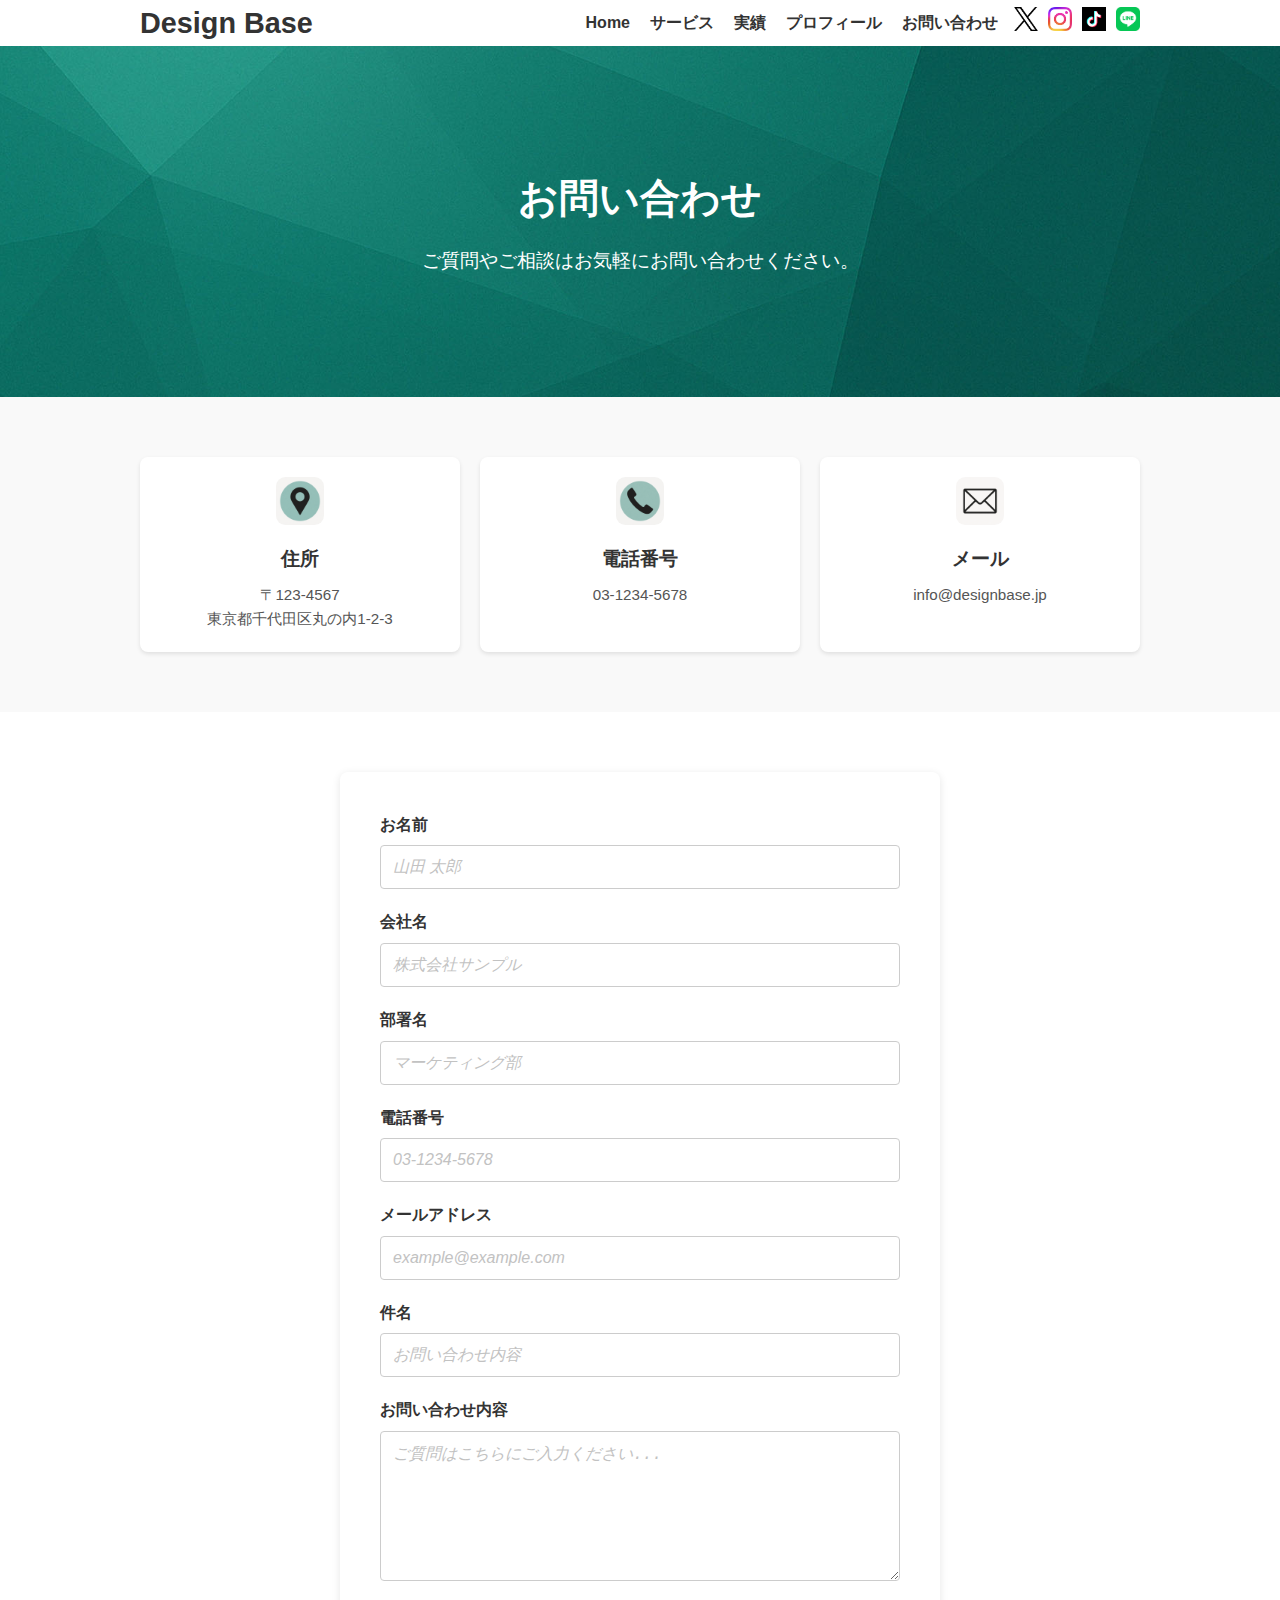
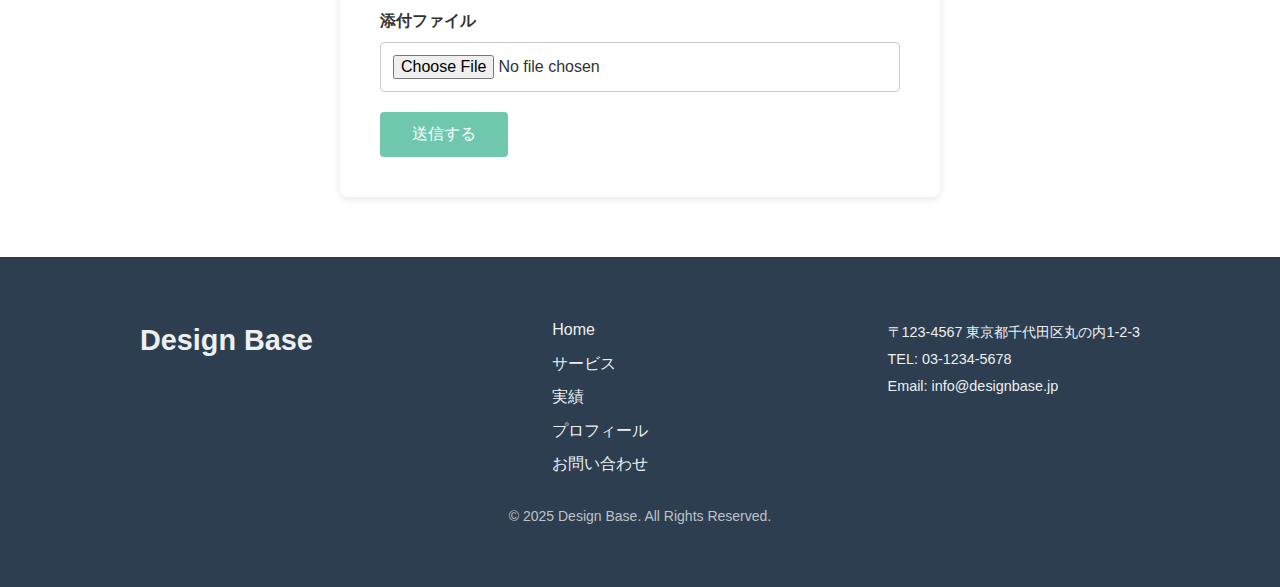
<file: test-site/contact.html>
<!DOCTYPE html>
<html lang="ja">
<head>
  <meta charset="UTF-8">
  <meta name="viewport" content="width=device-width,initial-scale=1.0">
  <title>お問い合わせ - Design Base</title>
  <link rel="stylesheet" href="css/style.css">
</head>
<body>
  <!-- Header -->
  <header class="site-header">
    <div class="container header-inner">
      <h1 class="logo"><a href="./">Design Base</a></h1>
      <button class="nav-toggle" type="button" aria-label="メニュー開閉">
        <span class="hamburger">
        </span>
      </button>
      <div class="nav-and-sns">
        <nav class="site-nav">
          <ul>
            <li>
              <a href="index.html">Home</a>
            </li>
            <li>
              <a href="services.html">サービス</a>
            </li>
            <li>
              <a href="works.html">実績</a>
            </li>
            <li>
              <a href="profile.html">プロフィール</a>
            </li>
            <li>
              <a href="contact.html">お問い合わせ</a>
            </li>
          </ul>
        </nav>
        <div class="sns-icons">
          <a href="#">
            <img src="img/x.png" alt="X">
          </a>
          <a href="#">
            <img src="img/insta.png" alt="Instagram">
          </a>
          <a href="#">
            <img src="img/tiktok.png" alt="TikTok">
          </a>
          <a href="#">
            <img src="img/line.png" alt="LINE">
          </a>
        </div>
      </div>
    </div>
  </header>

  <!-- Hero -->
  <section class="hero services-hero" style="background:url('img/page_img.jpg') center/cover no-repeat; padding:120px 0;">
    <div class="container" style="text-align:center; color:#fff;">
      <h2 style="font-size:2.5rem; margin-bottom:16px;">お問い合わせ</h2>
      <p style="font-size:1.2rem;">ご質問やご相談はお気軽にお問い合わせください。</p>
    </div>
  </section>

  <!-- Contact Info -->
  <section class="contact-info">
    <div class="container">
      <div class="info-box">
        <img src="img/access.jpg" alt="住所アイコン">
        <h3>住所</h3>
        <p>〒123-4567<br>東京都千代田区丸の内1-2-3</p>
      </div>
      <div class="info-box">
        <img src="img/phone.jpg" alt="電話アイコン">
        <h3>電話番号</h3>
        <p>03-1234-5678</p>
      </div>
      <div class="info-box">
        <img src="img/mail.jpg" alt="メールアイコン">
        <h3>メール</h3>
        <p>info@designbase.jp</p>
      </div>
    </div>
  </section>

  <!-- Contact Form -->
  <div class="contact-form-section">
    <div class="container">
      <form class="contact-form" action="#" method="POST" enctype="multipart/form-data">
        <div class="form-group">
          <label for="name">お名前</label>
          <input type="text" id="name" class="placeholder_color1" name="name" placeholder="山田 太郎" required>
        </div>
        <div class="form-group">
          <label for="company">会社名</label>
          <input type="text" id="company" class="placeholder_color1" name="company" placeholder="株式会社サンプル" required>
        </div>
        <div class="form-group">
          <label for="department">部署名</label>
          <input type="text" id="department" class="placeholder_color1" name="department" placeholder="マーケティング部">
        </div>
        <div class="form-group">
          <label for="phone">電話番号</label>
          <input type="tel" id="phone" class="placeholder_color1" name="phone" placeholder="03-1234-5678">
        </div>
        <div class="form-group">
          <label for="email">メールアドレス</label>
          <input type="email" id="email" class="placeholder_color1" name="email" placeholder="example@example.com" required>
        </div>
        <div class="form-group">
          <label for="subject">件名</label>
          <input type="text" id="subject" class="placeholder_color1" name="subject" placeholder="お問い合わせ内容" required>
        </div>
        <div class="form-group">
          <label for="message">お問い合わせ内容</label>
          <textarea id="message" class="placeholder_color1" name="message" placeholder="ご質問はこちらにご入力ください..." required></textarea>
        </div>
        <div class="form-group">
          <label for="attachment">添付ファイル</label>
          <input type="file" id="attachment" name="attachment">
        </div>
        <button type="submit">送信する</button>
      </form>
    </div>
  </div>

  <!-- Footer -->
  <footer class="site-footer">
    <div class="container">
      <div class="footer-logo">
        <h2 class="logo">Design Base</h2>
      </div>
      <nav class="footer-nav">
        <ul>
          <li><a href="index.html">Home</a></li>
          <li><a href="services.html">サービス</a></li>
          <li><a href="works.html">実績</a></li>
          <li><a href="profile.html">プロフィール</a></li>
          <li><a href="contact.html">お問い合わせ</a></li>
        </ul>
      </nav>
      <div class="footer-info">
        <p>〒123-4567 東京都千代田区丸の内1-2-3</p>
        <p>TEL: 03-1234-5678</p>
        <p>Email: info@designbase.jp</p>
      </div>
    </div>
    <p class="copyright">&copy; 2025 Design Base. All Rights Reserved.</p>
  </footer>

  <script src="https://code.jquery.com/jquery-3.6.0.min.js"></script>
  <script>
    $(function(){
      $('.nav-toggle').on('click', function(){ $('.nav-and-sns').toggleClass('open'); });
    });
  </script>
</body>
</html>
</file>
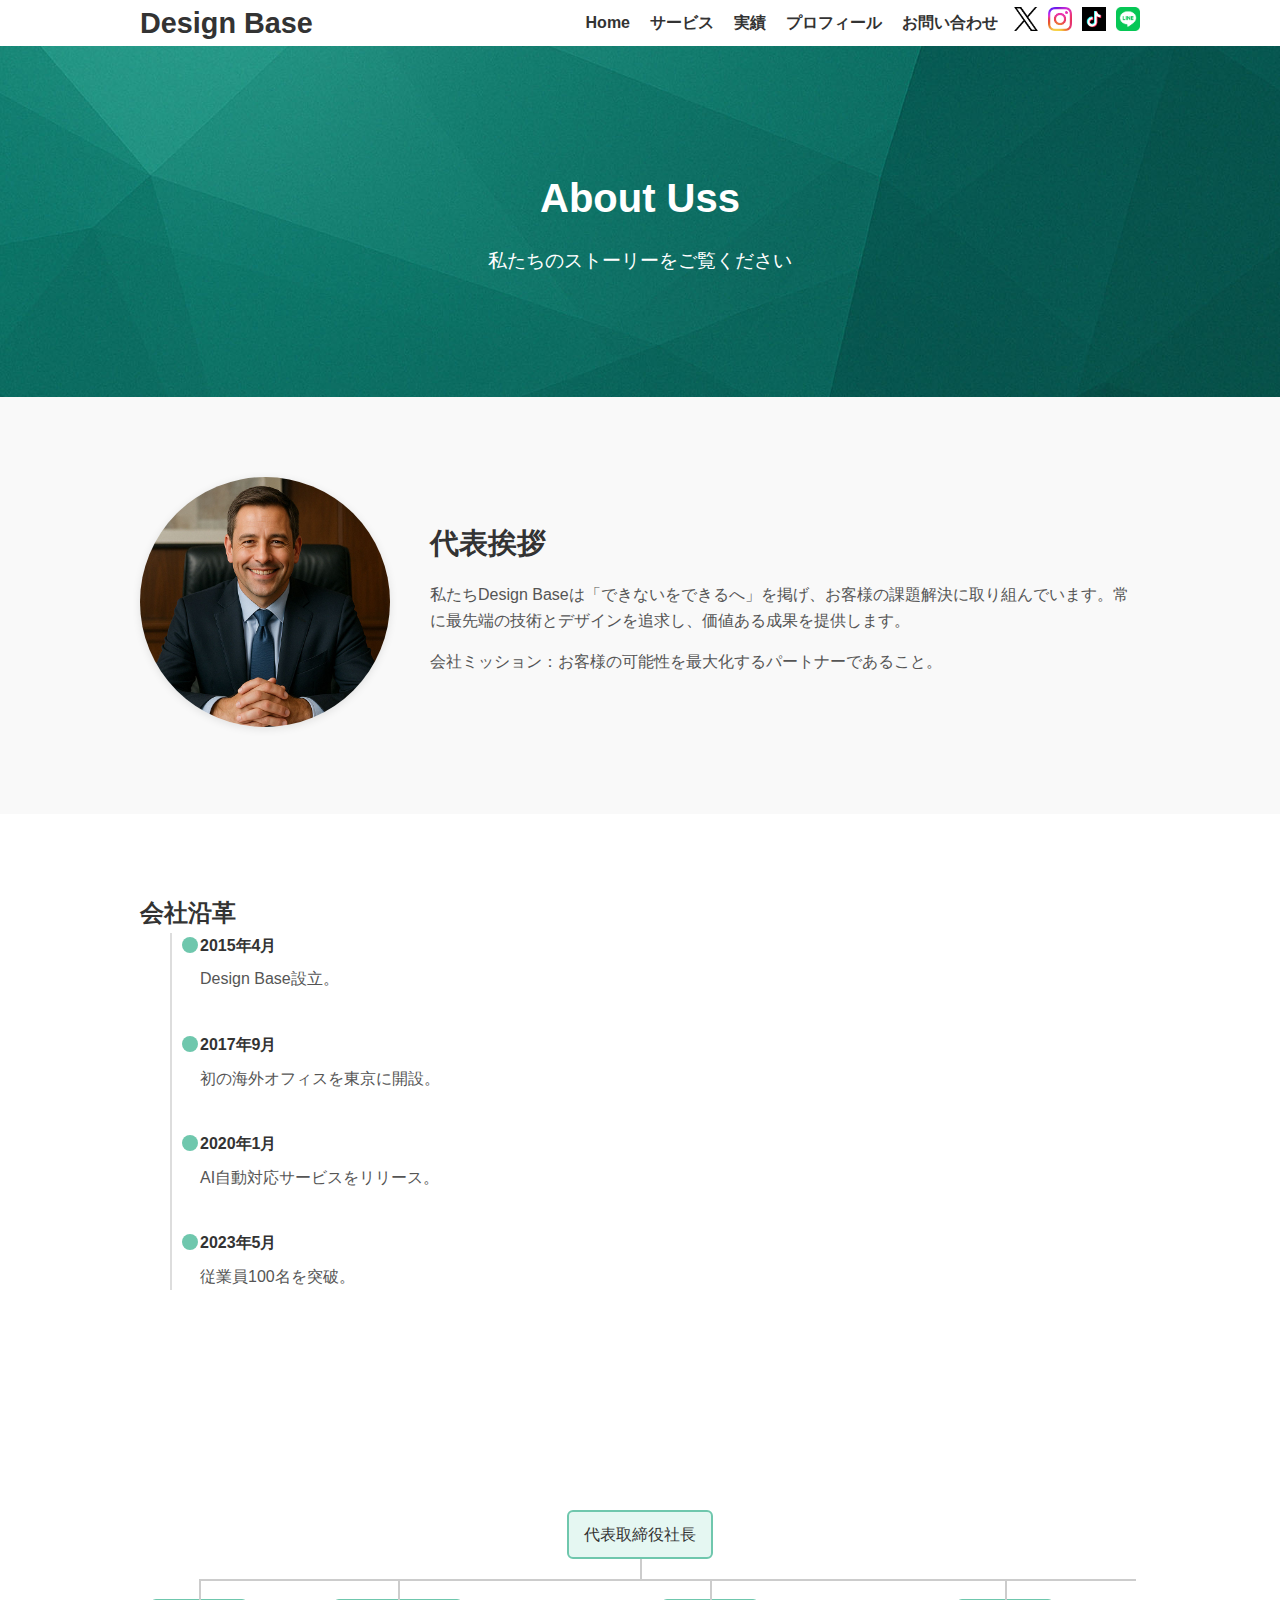
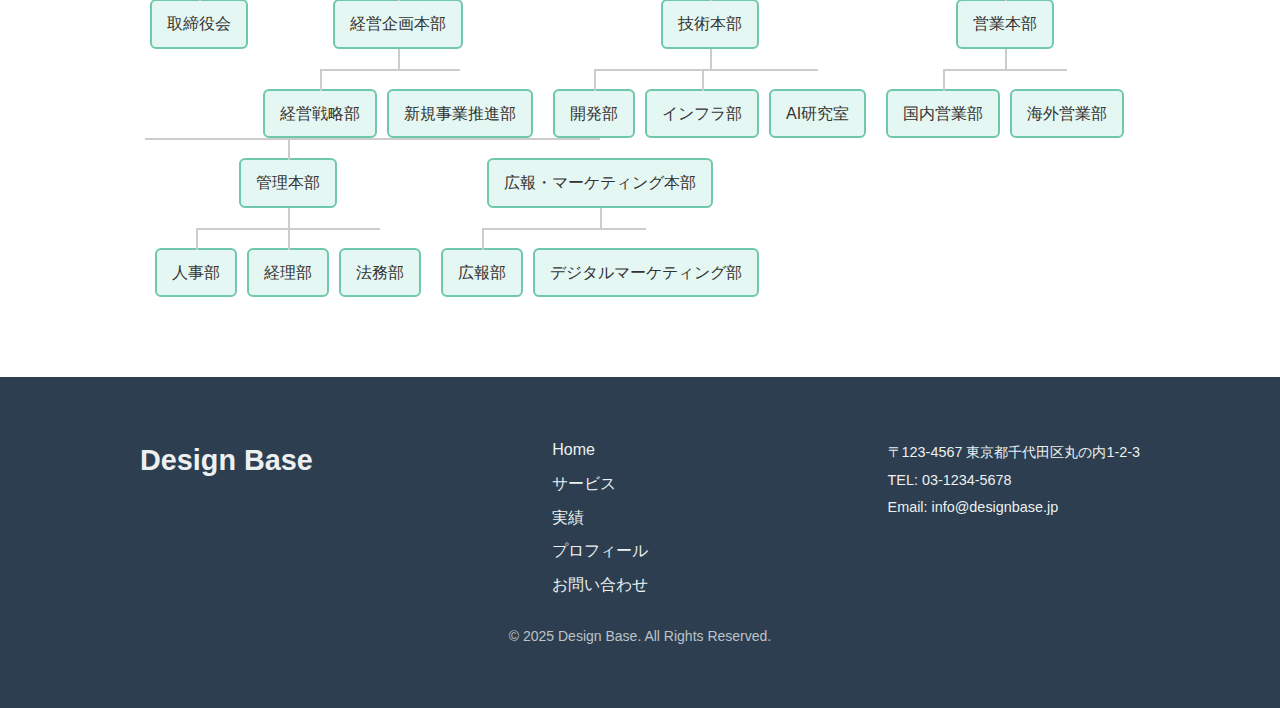
<file: test-site/profile.html>
<!DOCTYPE html>
<html lang="ja">
<head>
  <meta charset="UTF-8">
  <meta name="viewport" content="width=device-width,initial-scale=1.0">
  <title>プロフィール - Design Base</title>
  <link rel="stylesheet" href="css/style.css">
</head>
<body>
  <!-- ヘッダー -->
  <header class="site-header">
    <div class="container header-inner">
      <h1 class="logo"><a href="./">Design Base</a></h1>
      <button class="nav-toggle" type="button" aria-label="メニュー開閉">
        <span class="hamburger">
        </span>
      </button>
      <div class="nav-and-sns">
        <nav class="site-nav">
          <ul>
            <li>
              <a href="index.html">Home</a>
            </li>
            <li>
              <a href="services.html">サービス</a>
            </li>
            <li>
              <a href="works.html">実績</a>
            </li>
            <li>
              <a href="profile.html">プロフィール</a>
            </li>
            <li>
              <a href="contact.html">お問い合わせ</a>
            </li>
          </ul>
        </nav>
        <div class="sns-icons">
          <a href="#">
            <img src="img/x.png" alt="X">
          </a>
          <a href="#">
            <img src="img/insta.png" alt="Instagram">
          </a>
          <a href="#">
            <img src="img/tiktok.png" alt="TikTok">
          </a>
          <a href="#">
            <img src="img/line.png" alt="LINE">
          </a>
        </div>
      </div>
    </div>
  </header>

  <!-- Hero -->
  <section class="hero services-hero" style="background:url('img/page_img.jpg') center/cover no-repeat; padding:120px 0;">
    <div class="container" style="text-align:center; color:#fff;">
      <h2 style="font-size:2.5rem; margin-bottom:16px;">About Uss</h2>
      <p style="font-size:1.2rem;">私たちのストーリーをご覧ください</p>
    </div>
  </section>

  <!-- About Section -->
  <section class="profile-about">
    <div class="container">
      <div class="about-image"><img src="img/profile.png" alt="代表写真"></div>
      <div class="about-text">
        <h2>代表挨拶</h2>
        <p>私たちDesign Baseは「できないをできるへ」を掲げ、お客様の課題解決に取り組んでいます。常に最先端の技術とデザインを追求し、価値ある成果を提供します。</p>
        <p>会社ミッション：お客様の可能性を最大化するパートナーであること。</p>
      </div>
    </div>
  </section>

  <!-- History Timeline -->
  <section class="profile-history">
    <div class="container">
      <h2 class="section-title">会社沿革</h2>
      <ul class="timeline">
        <li><time datetime="2015-04">2015年4月</time><p>Design Base設立。</p></li>
        <li><time datetime="2017-09">2017年9月</time><p>初の海外オフィスを東京に開設。</p></li>
        <li><time datetime="2020-01">2020年1月</time><p>AI自動対応サービスをリリース。</p></li>
        <li><time datetime="2023-05">2023年5月</time><p>従業員100名を突破。</p></li>
      </ul>
    </div>
  </section>

  <!-- Organization Chart -->
  <div class="org-chart">
    <div class="container">
      <ul>
        <li>
          <div>代表取締役社長</div>
          <ul>
            <li><div>取締役会</div></li>
            <li><div>経営企画本部</div>
              <ul>
                <li><div>経営戦略部</div></li>
                <li><div>新規事業推進部</div></li>
              </ul>
            </li>
            <li><div>技術本部</div>
              <ul>
                <li><div>開発部</div></li>
                <li><div>インフラ部</div></li>
                <li><div>AI研究室</div></li>
              </ul>
            </li>
            <li><div>営業本部</div>
              <ul>
                <li><div>国内営業部</div></li>
                <li><div>海外営業部</div></li>
              </ul>
            </li>
            <li><div>管理本部</div>
              <ul>
                <li><div>人事部</div></li>
                <li><div>経理部</div></li>
                <li><div>法務部</div></li>
              </ul>
            </li>
            <li><div>広報・マーケティング本部</div>
              <ul>
                <li><div>広報部</div></li>
                <li><div>デジタルマーケティング部</div></li>
              </ul>
            </li>
          </ul>
        </li>
      </ul>
    </div>
  </div>

  <!-- フッター -->
  <footer class="site-footer">
    <div class="container">
      <div class="footer-logo">
        <h2 class="logo">Design Base</h2>
      </div>
      <nav class="footer-nav">
        <ul>
          <li><a href="index.html">Home</a></li>
          <li><a href="services.html">サービス</a></li>
          <li><a href="works.html">実績</a></li>
          <li><a href="profile.html">プロフィール</a></li>
          <li><a href="contact.html">お問い合わせ</a></li>
        </ul>
      </nav>
      <div class="footer-info">
        <p>〒123-4567 東京都千代田区丸の内1-2-3</p>
        <p>TEL: 03-1234-5678</p>
        <p>Email: info@designbase.jp</p>
      </div>
    </div>
    <p class="copyright">&copy; 2025 Design Base. All Rights Reserved.</p>
  </footer>

  <script src="https://code.jquery.com/jquery-3.6.0.min.js"></script>
  <script>
    $(function(){
      $('.nav-toggle').on('click',function(){ $('.nav-and-sns').toggleClass('open'); });
    });
  </script>
</body>
</html>
</file>
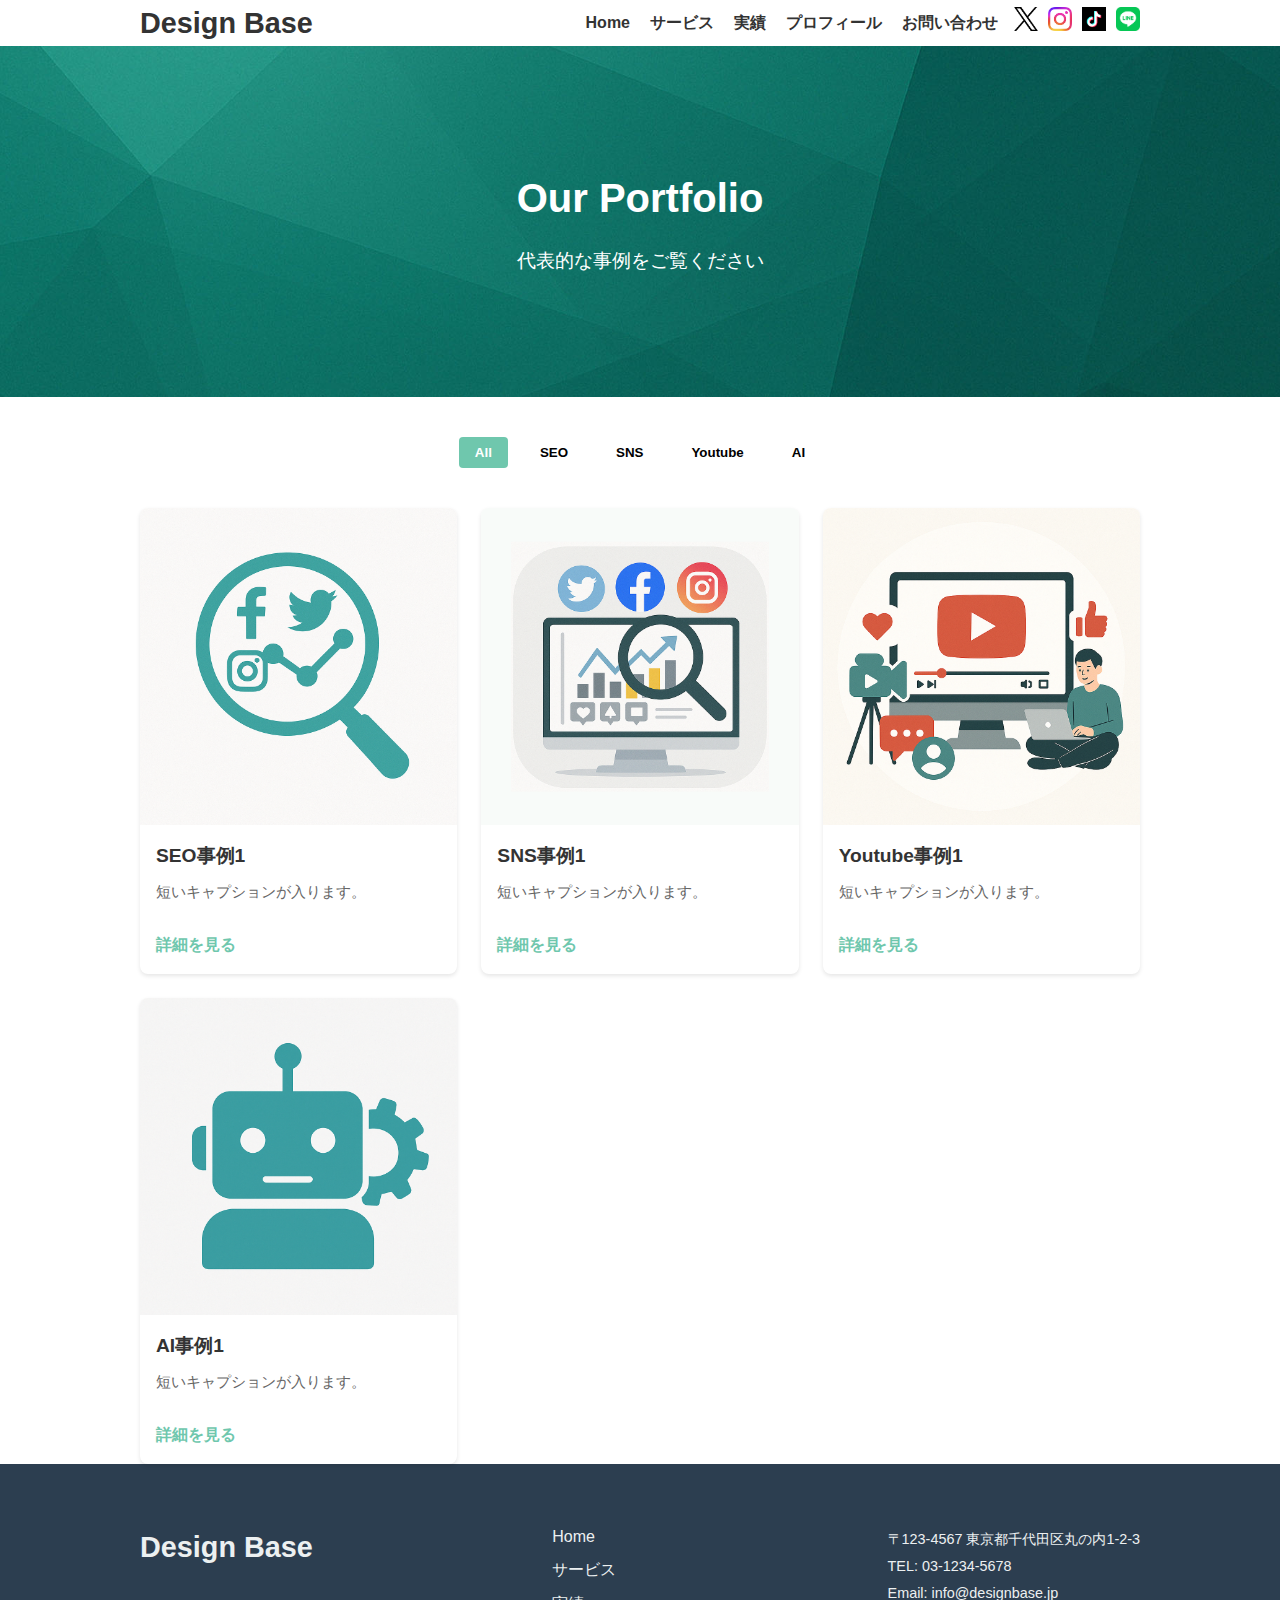
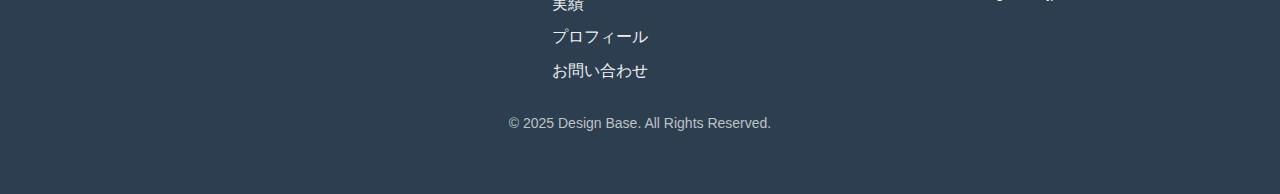
<file: test-site/works.html>
<!DOCTYPE html>
<html lang="ja">
<head>
  <meta charset="UTF-8">
  <meta name="viewport" content="width=device-width,initial-scale=1.0">
  <title>実績・ポートフォリオ - Design Base</title>
    <link rel="stylesheet" href="css/style.css">
</head>
<body>
<!-- ヘッダー -->
<header class="site-header">
  <div class="container header-inner">
    <h1 class="logo"><a href="./">Design Base</a></h1>
    <button class="nav-toggle" type="button" aria-label="メニュー開閉">
      <span class="hamburger">
      </span>
    </button>
    <div class="nav-and-sns">
      <nav class="site-nav">
        <ul>
          <li>
            <a href="index.html">Home</a>
          </li>
          <li>
            <a href="services.html">サービス</a>
          </li>
          <li>
            <a href="works.html">実績</a>
          </li>
          <li>
            <a href="profile.html">プロフィール</a>
          </li>
          <li>
            <a href="contact.html">お問い合わせ</a>
          </li>
        </ul>
      </nav>
      <div class="sns-icons">
        <a href="#">
          <img src="img/x.png" alt="X">
        </a>
        <a href="#">
          <img src="img/insta.png" alt="Instagram">
        </a>
        <a href="#">
          <img src="img/tiktok.png" alt="TikTok">
        </a>
        <a href="#">
          <img src="img/line.png" alt="LINE">
        </a>
      </div>
    </div>
  </div>
</header>

  <!-- Works -->
  <section class="hero services-hero" style="background:url('img/page_img.jpg') center/cover no-repeat; padding:120px 0;">
    <div class="container" style="text-align:center; color:#fff;">
      <h2 style="font-size:2.5rem; margin-bottom:16px;">Our Portfolio</h2>
      <p style="font-size:1.2rem;">代表的な事例をご覧ください</p>
    </div>
  </section>

  <!-- Filter Buttons -->
  <div class="works-filter">
    <button class="active" data-cat="all">All</button>
    <button data-cat="seo">SEO</button>
    <button data-cat="sns">SNS</button>
    <button data-cat="video">Youtube</button>
    <button data-cat="ai">AI</button>
  </div>

   <!-- Case Studies -->
   <section class="case-studies">
    <!-- All Cases -->
    <div class="container case-container all">
      <div class="case-item">
        <img src="img/seo.png" alt="SEO事例1">
        <div class="case-caption"><h3>SEO事例1</h3><p>短いキャプションが入ります。</p></div>
        <a href="#" class="case-link">詳細を見る</a>
      </div>
      <div class="case-item">
        <img src="img/sns.png" alt="SNS事例1">
        <div class="case-caption"><h3>SNS事例1</h3><p>短いキャプションが入ります。</p></div>
        <a href="#" class="case-link">詳細を見る</a>
      </div>
      <div class="case-item">
        <img src="img/youtube.png" alt="youtube事例1">
        <div class="case-caption"><h3>Youtube事例1</h3><p>短いキャプションが入ります。</p></div>
        <a href="#" class="case-link">詳細を見る</a>
      </div>
      <div class="case-item">
        <img src="img/ai.png" alt="AI事例1">
        <div class="case-caption"><h3>AI事例1</h3><p>短いキャプションが入ります。</p></div>
        <a href="#" class="case-link">詳細を見る</a>
      </div>
    </div>
    <!-- SEO Only -->
    <div class="container case-container seo" style="display:none;">
      <div class="case-item">
        <img src="img/seo.png" alt="SEO事例1">
        <div class="case-caption"><h3>SEO事例1</h3><p>キャプションテキスト。</p></div>
        <a href="#" class="case-link">詳細を見る</a>
      </div>
      <div class="case-item">
        <img src="img/seo.png" alt="SEO事例2">
        <div class="case-caption"><h3>SEO事例2</h3><p>キャプションテキスト。</p></div>
        <a href="#" class="case-link">詳細を見る</a>
      </div>
    </div>
    <!-- SNS Only -->
    <div class="container case-container sns" style="display:none;">
      <div class="case-item">
        <img src="img/sns.png" alt="SNS事例1">
        <div class="case-caption"><h3>SNS事例1</h3><p>キャプションテキスト。</p></div>
        <a href="#" class="case-link">詳細を見る</a>
      </div>
      <div class="case-item">
        <img src="img/sns.png" alt="SNS事例2">
        <div class="case-caption"><h3>SNS事例2</h3><p>キャプションテキスト。</p></div>
        <a href="#" class="case-link">詳細を見る</a>
      </div>
    </div>
    <!-- Video Only -->
    <div class="container case-container video" style="display:none;">
      <div class="case-item">
        <img src="img/youtube.png" alt="youtube事例1">
        <div class="case-caption"><h3>youtube事例1</h3><p>キャプションテキスト。</p></div>
        <a href="#" class="case-link">詳細を見る</a>
      </div>
      <div class="case-item">
        <img src="img/youtube.png" alt="youtube事例2">
        <div class="case-caption"><h3>youtube事例2</h3><p>キャプションテキスト。</p></div>
        <a href="#" class="case-link">詳細を見る</a>
      </div>
    </div>
    <!-- AI Only -->
    <div class="container case-container ai" style="display:none;">
      <div class="case-item">
        <img src="img/ai.png" alt="AI事例1">
        <div class="case-caption"><h3>AI事例1</h3><p>キャプションテキスト。</p></div>
        <a href="#" class="case-link">詳細を見る</a>
      </div>
      <div class="case-item">
        <img src="img/ai.png" alt="AI事例2">
        <div class="case-caption"><h3>AI事例2</h3><p>キャプションテキスト。</p></div>
        <a href="#" class="case-link">詳細を見る</a>
      </div>
    </div>
  </section>

<!-- フッター -->
<footer class="site-footer">
  <div class="container">
    <div class="footer-logo">
      <h2 class="logo">Design Base</h2>
    </div>
    <nav class="footer-nav">
      <ul>
        <li><a href="index.html">Home</a></li>
        <li><a href="services.html">サービス</a></li>
        <li><a href="works.html">実績</a></li>
        <li><a href="profile.html">プロフィール</a></li>
        <li><a href="contact.html">お問い合わせ</a></li>
      </ul>
    </nav>
    <div class="footer-info">
      <p>〒123-4567 東京都千代田区丸の内1-2-3</p>
      <p>TEL: 03-1234-5678</p>
      <p>Email: info@designbase.jp</p>
    </div>
  </div>
  <p class="copyright">&copy; 2025 Design Base. All Rights Reserved.</p>
</footer>

  <!-- jQuery (メニュー開閉 & フィルター) -->
  <script src="https://code.jquery.com/jquery-3.6.0.min.js"></script>
  <script>
    $(function(){
      // メニュー開閉
      $('.nav-toggle').on('click',function(){ $('.nav-and-sns').toggleClass('open'); });
      // フィルター切り替え
      $('.works-filter button').on('click', function(){
        var cat = $(this).data('cat');
        $('.works-filter button').removeClass('active');
        $(this).addClass('active');
        if(cat === 'all'){
          $('.case-container').show();
        } else {
          $('.case-container').hide();
          $('.case-container.' + cat).show();
        }
      });
    });
  </script>
</body>
</html>
</file>
<file: test-site/css/style.css>
/* style.css */
/* リセット */
* {
  margin: 0;
  padding: 0;
  box-sizing: border-box;
}

body {
  font-family: 'Helvetica Neue', Arial, sans-serif;
  line-height: 1.6;
  color: #333;
}

.container {
  width: 90%;
  max-width: 1000px;
  margin: 0 auto;
}

a {
  text-decoration: none;
  color: #000000;
}
a,a:hover,a:visited{
  color: inherit;
}

/* ヘッダー内レイアウト */
.header-inner {
  display: flex;
  justify-content: space-between;
  align-items: center;
  position: relative;
}

.logo {
  font-size: 1.8rem;
}

/* メニュー・SNS共通 */
.nav-and-sns {
  display: flex;
  align-items: center;
  gap: 16px;
  z-index: 1000;
  transition: max-height 0.3s ease;
}

.site-nav ul {
  display: flex;
  list-style: none;
  gap: 20px;
  margin: 0;
  padding: 0;
}

.site-nav a {
  text-decoration: none;
  color: #333;
  font-weight: bold;
}

.sns-icons {
  display: flex;
  gap: 10px;
}

.sns-icons img {
  width: 24px;
  height: 24px;
}

/* ハンバーガーボタン */
.nav-toggle {
  display: none;
  background: none;
  border: none;
  cursor: pointer;
  z-index: 1001;
}

.nav-toggle .hamburger,
.nav-toggle .hamburger::before,
.nav-toggle .hamburger::after {
  width: 24px;
  height: 2px;
  background: #333;
  display: block;
  position: relative;
  transition: transform .3s ease;
}

.nav-toggle .hamburger::before,
.nav-toggle .hamburger::after {
  content: '';
  position: absolute;
}

.nav-toggle .hamburger::before {
  top: -8px;
}

.nav-toggle .hamburger::after {
  top: 8px;
}

/* モバイル時 */
@media(max-width:768px) {
  .nav-toggle {
    display: block;
    position: absolute;
    top: 20px;
    right: 0px;
  }

  .nav-and-sns {
    flex-direction: column;
    align-items: flex-start;
    position: absolute;
    top: 100%;
    right: 0;
    background: #e5e5e5;
    width: 100%;
    display: none;
    max-height: 0;
    overflow: hidden;
    padding: 16px;
    box-shadow: 0 4px 6px rgba(0, 0, 0, 0.1);
  }

  .nav-and-sns.open {
    display: flex;
    flex-direction: column;
    align-items: flex-start;
    max-height: 500px;
    pointer-events: auto;
  }

  .site-nav ul {
    flex-direction: column;
    width: 100%;
    gap: 0;
    padding: 10px 0;
  }

  .site-nav a {
    padding: 12px 0;
    width: 100%;
  }

  .sns-icons {
    margin-bottom: 8px;
  }
.portfolio .container {
  grid-template-columns: repeat(auto-fit, minmax(100px, 1fr));
}
}

/* メインスライダー */
.main-slider img {
  width: 100%;
  display: block;
}

/* ページリンク セクション */
.page-links {
  padding: 60px 0;
  background-color: #f9f9f9;
}

.page-links h2 {
  text-align: center;
  font-size: 1.8rem;
  margin-bottom: 40px;
  color: #333;
}

.links-flex {
  display: flex;
  flex-wrap: wrap;
  justify-content: space-between;
  gap: 20px;
  list-style: none;
  padding: 0;
  margin: 0;
}

.links-flex li {
  flex: 1 1 calc(25% - 20px);
  box-sizing: border-box;
}

.link-item {
  display: block;
  text-align: center;
  background-color: #fff;
  border-radius: 8px;
  overflow: hidden;
  box-shadow: 0 2px 4px rgba(0, 0, 0, 0.1);
  transition: transform 0.3s ease, box-shadow 0.3s ease;
  text-decoration: none;
}

.link-item:hover {
  transform: translateY(-5px);
  box-shadow: 0 4px 8px rgba(0, 0, 0, 0.15);
}

.link-item img {
  width: 100%;
  height: auto;
  display: block;
}

.link-item span {
  display: block;
  padding: 16px;
  font-size: 1rem;
  color: #333;
}

@media(max-width:768px) {
  .links-flex li {
    flex: 1 1 calc(50% - 20px);
  }
}

@media(max-width:480px) {
  .links-flex li {
    flex: 1 1 100%;
  }
}

/* コアサービス */
.core-services {
  padding: 60px 0;
  background: #fff;
}

.core-services .container {
  display: flex;
  flex-wrap: wrap;
  gap: 20px;
  justify-content: space-between;
}

.service-item {
  flex: 1 1 calc(20% - 20px);
  text-align: center;
  padding: 20px;
  box-shadow: 0 2px 4px rgba(0, 0, 0, 0.1);
  border-radius: 8px;
  transition: transform .3s;
}

.service-item:hover {
  transform: translateY(-5px);
}

.service-item img {
  width: 60px;
  height: 60px;
  margin-bottom: 16px;
  border-radius: 10px;
}

.service-item p {
  margin: 0;
  font-size: 1rem;
  color: #333;
}

@media(max-width:768px) {
  .service-item {
    flex: 1 1 calc(50% - 20px);
  }
}

@media(max-width:480px) {
  .service-item {
    flex: 1 1 100%;
  }
}

/* 実績・ポートフォリオ */
.portfolio {
  padding: 60px 0;
  background: #f9f9f9;
}

.portfolio .container {
  display: grid;
  grid-template-columns: repeat(auto-fit, minmax(200px, 1fr));
  gap: 20px;
}

.portfolio-item {
  background: #fff;
  border-radius: 8px;
  overflow: hidden;
  box-shadow: 0 2px 4px rgba(0, 0, 0, 0.1);
}

.portfolio-item img {
  width: 100%;
  display: block;
}

.portfolio-item .caption {
  padding: 16px;
  font-size: 1rem;
  color: #333;
}

.portfolio-item a {
  display: block;
  color: #6fc7ad;
  text-decoration: none;
  padding: 0 16px 16px;
}

.portfolio-item a:hover {
  text-decoration: underline;
}

/* About */
.about {
  padding: 60px 0;
  background: #fff;
}

.about .container {
  display: flex;
  align-items: center;
  gap: 40px;
  flex-wrap: wrap;
}

.about-image {
  flex: 1 1 300px;
  text-align: center;
}

.about-image img {
  width: 100%;
  max-width: 300px;
  border-radius: 50%;
}

.about-text {
  flex: 2 1 400px;
}

.about-text h2 {
  font-size: 1.8rem;
  margin-bottom: 16px;
  color: #333;
}

.about-text p {
  margin-bottom: 12px;
  line-height: 1.6;
  color: #555;
}

@media(max-width:768px) {
  .about .container {
    flex-direction: column;
    align-items: center;
  }

  .about-text {
    text-align: center;
  }
}

/* 既存お知らせ */
.news {
  padding: 60px 0;
  background: #fafafa;
}

.news h2 {
  text-align: center;
  margin-bottom: 20px;
  color: #333;
}

.news ul {
  list-style: none;
  padding: 0;
}

.news li {
  margin-bottom: 8px;
  color: #555;
}

.news time {
  color: #999;
  margin-right: 8px;
}

/* ページリンク */
.page-links {
  padding: 60px 0;
  background: #f9f9f9;
}

.page-links h2 {
  text-align: center;
  font-size: 1.8rem;
  margin-bottom: 40px;
  color: #333;
}

.links-flex {
  display: flex;
  flex-wrap: wrap;
  justify-content: space-between;
  gap: 20px;
  list-style: none;
  padding: 0;
  margin: 0;
}

.links-flex li {
  flex: 1 1 calc(25% - 20px);
}

.link-item {
  display: block;
  text-align: center;
  background: #fff;
  border-radius: 8px;
  overflow: hidden;
  box-shadow: 0 2px 4px rgba(0, 0, 0, 0.1);
  transition: transform .3s;
}

.link-item:hover {
  transform: translateY(-5px);
}

.link-item img {
  width: 100%;
}

.link-item span {
  display: block;
  padding: 16px;
  color: #333;
}

/* フッター */
.site-footer {
  background: #2c3e50;
  color: #ecf0f1;
  padding: 60px 0;
}

.site-footer .container {
  display: flex;
  justify-content: space-between;
  align-items: flex-start;
  flex-wrap: wrap;
  gap: 40px;
}

.footer-logo img {
  height: 50px;
}

.footer-nav ul {
  list-style: none;
  padding: 0;
}

.footer-nav li {
  margin-bottom: 8px;
}

.footer-nav a {
  color: #ecf0f1;
  text-decoration: none;
}

.footer-nav a:hover {
  color: #6fc7ad;
}

.footer-info p {
  margin: 4px 0;
  font-size: 0.9rem;
}

.site-footer .copyright {
  margin-top: 20px;
  width: 100%;
  text-align: center;
  font-size: 0.875rem;
  color: #bdc3c7;
}

@media(max-width:768px) {
  .site-footer .container {
    flex-direction: column;
    align-items: center;
    gap: 20px;
  }

  .site-footer .copyright {
    text-align: center;
  }

  .links-flex li {
    flex: 1 1 calc(50% - 20px);
  }
}

/* Works Hero */
.works-hero {
  background: url('img/works-hero.jpg') center/cover no-repeat;
  padding: 100px 0;
  color: #fff;
  text-align: center;
}

.works-hero h1 {
  font-size: 2.5rem;
  margin-bottom: 0.5em;
  text-shadow: 0 2px 4px rgba(0, 0, 0, 0.7);
}

.works-hero p {
  font-size: 1.2rem;
  opacity: 0.9;
}

/* Filter Buttons */
.works-filter {
  display: flex;
  justify-content: center;
  gap: 16px;
  flex-wrap: wrap;
  margin: 40px 0;
}

.works-filter button {
  background: #fff;
  border: none;
  padding: 8px 16px;
  font-weight: bold;
  border-radius: 4px;
  cursor: pointer;
  transition: background 0.3s;
}

.works-filter button:hover,
.works-filter button.active {
  background: #6fc7ad;
  color: #fff;
}

/* Case Studies Grid */
.case-studies .container {
  display: grid;
  grid-template-columns: repeat(auto-fit, minmax(280px, 1fr));
  gap: 24px;
}

.case-item {
  background: #fff;
  border-radius: 8px;
  overflow: hidden;
  box-shadow: 0 2px 4px rgba(0, 0, 0, 0.1);
  transition: transform 0.3s, box-shadow 0.3s;
  position: relative;
}

.case-item:hover {
  transform: translateY(-5px);
  box-shadow: 0 4px 12px rgba(0, 0, 0, 0.15);
}

.case-item img {
  width: 100%;
  display: block;
}

.case-caption {
  padding: 16px;
}

.case-caption h3 {
  margin: 0 0 8px;
  font-size: 1.2rem;
  color: #333;
}

.case-caption p {
  margin: 0;
  font-size: 0.95rem;
  color: #666;
}

.case-link {
  display: inline-block;
  margin: 12px 16px 16px;
  color: #6fc7ad;
  text-decoration: none;
  font-weight: bold;
}

.case-link:hover {
  text-decoration: underline;
}

@media(max-width:768px) {
  .works-hero h1 {
    font-size: 2rem;
  }
}

/* Hero */
.profile-hero {
  background: url('img/profile-hero.jpg') center/cover no-repeat;
  padding: 120px 0;
  text-align: center;
  color: #fff;
}

.profile-hero h1 {
  font-size: 2.5rem;
  margin-bottom: 0.5em;
  text-shadow: 0 2px 4px rgba(0, 0, 0, 0.7);
}

.profile-hero p {
  font-size: 1.2rem;
  opacity: 0.9;
}

/* About Section */
.profile-about {
  padding: 80px 0;
  background: #f9f9f9;
}

.profile-about .container {
  display: flex;
  align-items: center;
  gap: 40px;
  flex-wrap: wrap;
}

.about-image {
  flex: 0 0 250px;
  text-align: center;
}

.about-image img {
  width: 100%;
  border-radius: 50%;
  box-shadow: 0 2px 8px rgba(0, 0, 0, 0.1);
}

.about-text {
  flex: 1;
}

.about-text h2 {
  font-size: 1.8rem;
  color: #333;
  margin-bottom: 16px;
}

.about-text p {
  color: #555;
  line-height: 1.6;
  margin-bottom: 16px;
}

/* Timeline */
.profile-history {
  padding: 80px 0;
}

.profile-history .container {
  position: relative;
}

.timeline {
  list-style: none;
  position: relative;
  padding-left: 20px;
}

.timeline::before {
  content: '';
  position: absolute;
  left: 30px;
  top: 0;
  bottom: 0;
  width: 2px;
  background: #ddd;
}

.timeline li {
  margin-bottom: 40px;
  position: relative;
  padding-left: 40px;
}

.timeline li::before {
  content: '';
  position: absolute;
  left: 22px;
  top: 4px;
  width: 16px;
  height: 16px;
  border-radius: 50%;
  background: #6fc7ad;
}

.timeline time {
  display: block;
  font-weight: bold;
  color: #333;
  margin-bottom: 8px;
}

.timeline p {
  color: #555;
  margin: 0;
}

@media(max-width:768px) {
  .profile-hero h1 {
    font-size: 2rem;
  }

  .profile-about .container {
    flex-direction: column;
  }

  .about-image {
    margin-bottom: 24px;
  }
}

/* Contact Hero */
.contact-hero {
  background: url('img/contact-hero.jpg') center/cover no-repeat;
  padding: 120px 0;
  text-align: center;
  color: #fff;
}

.contact-hero h1 {
  font-size: 2.5rem;
  margin-bottom: 0.5em;
  text-shadow: 0 2px 4px rgba(0, 0, 0, 0.7);
}

.contact-hero p {
  font-size: 1.2rem;
  opacity: 0.9;
}

/* Contact Info */
.contact-info {
  padding: 60px 0;
  background: #f9f9f9;
}

.contact-info .container {
  display: flex;
  justify-content: space-between;
  gap: 20px;
  flex-wrap: wrap;
}

.info-box {
  flex: 1;
  background: #fff;
  padding: 20px;
  text-align: center;
  border-radius: 8px;
  box-shadow: 0 2px 4px rgba(0, 0, 0, 0.1);
}

.info-box img {
  width: 48px;
  height: 48px;
  margin-bottom: 12px;
  border-radius: 20%;
}

.info-box h3 {
  font-size: 1.2rem;
  margin-bottom: 8px;
  color: #333;
}

.info-box p {
  font-size: 0.95rem;
  color: #555;
  margin: 0;
}

/* Contact Form */
.contact-form-section {
  padding: 60px 0;
  background: #fff;
}

.contact-form {
  max-width: 600px;
  margin: 0 auto;
  background: #fff;
  padding: 40px;
  border-radius: 8px;
  box-shadow: 0 2px 8px rgba(0, 0, 0, 0.1);
}

.contact-form .form-group {
  margin-bottom: 20px;
}

.contact-form label {
  display: block;
  margin-bottom: 8px;
  font-weight: bold;
  color: #333;
}

.contact-form input[type="text"],
.contact-form input[type="email"],
.contact-form input[type="tel"],
.contact-form input[type="file"],
.contact-form textarea {
  width: 100%;
  padding: 12px;
  border: 1px solid #ccc;
  border-radius: 4px;
  font-size: 1rem;
}

.contact-form textarea {
  resize: vertical;
  min-height: 150px;
}

.contact-form button {
  display: inline-block;
  background: #6fc7ad;
  color: #fff;
  border: none;
  padding: 12px 32px;
  font-size: 1rem;
  border-radius: 4px;
  cursor: pointer;
  transition: background 0.3s;
}

.placeholder_color1::placeholder {
  color: #c2c2c2;
  font-style: italic;
}

.contact-form button:hover {
  background: #57a78a;
}

@media(max-width:768px) {
  .contact-info .container {
    flex-direction: column;
  }
}

/* Organization Chart */
.org-chart {
  padding: 80px 0;
  background: #fff;
}

.org-chart .container {
  display: flex;
  justify-content: center;
}

.org-chart ul {
  padding-top: 20px;
  position: relative;
}

.org-chart ul ul::before {
  content: '';
  position: absolute;
  top: 0;
  left: 50%;
  border-left: 2px solid #ccc;
  width: 0;
  height: 20px;
}

.org-chart li {
  float: left;
  text-align: center;
  list-style-type: none;
  position: relative;
  padding: 20px 5px 0 5px;
}

.org-chart li::before,
.org-chart li::after {
  content: '';
  position: absolute;
  top: 0;
  right: 50%;
  border-top: 2px solid #ccc;
  width: 50%;
  height: 20px;
}

.org-chart li::after {
  right: auto;
  left: 50%;
  border-left: 2px solid #ccc;
}

.org-chart li:only-child::after,
.org-chart li:only-child::before {
  display: none;
}

.org-chart li:only-child {
  padding-top: 0;
}

.org-chart li:first-child::before,
.org-chart li:last-child::after {
  border: none;
}

.org-chart li div {
  border: 2px solid #6fc7ad;
  padding: 10px 15px;
  border-radius: 6px;
  display: inline-block;
  background: #e5f7f2;
}

.org-chart li div:hover {
  background: #6fc7ad;
  color: #fff;
}

@media(max-width:768px) {

  /* Org chart stacking on mobile */
  .org-chart .container {
    overflow-x: hidden;
  }

  .org-chart ul,
  .org-chart ul ul {
    white-space: normal;
    padding: 0;
  }

  .org-chart li {
    float: none;
    display: block;
    margin: 0 auto;
    padding: 10px 0;
  }

  .org-chart li::before,
  .org-chart li::after {
    display: none;
  }

  .org-chart ul ul::before {
    display: none;
  }
}
</file>
